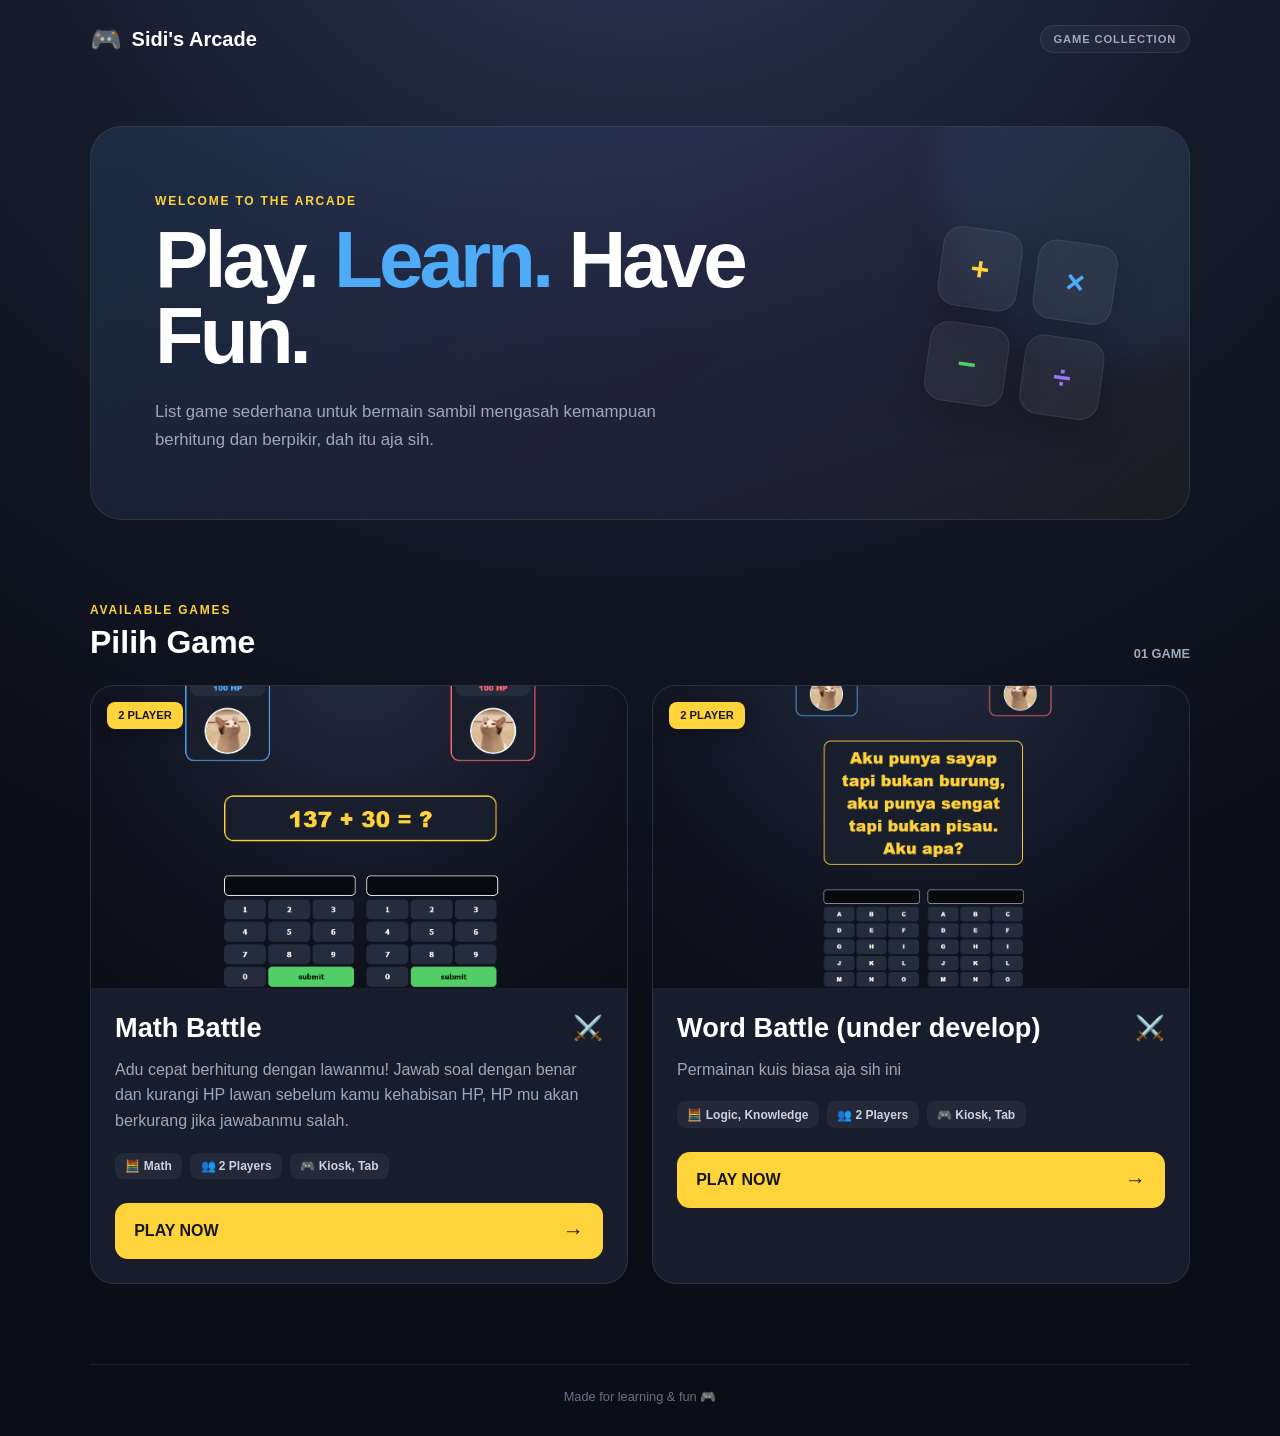
<file: index.html>
<!DOCTYPE html>
<html lang="en">
<head>
    <meta charset="UTF-8">
    <meta name="viewport" content="width=device-width, initial-scale=1.0">
    <title>Game Collection</title>
    <link rel="stylesheet" href="./style.css">
</head>
<body>
    <header class="header">
        <div class="logo">
            <span class="logo-icon">🎮</span>
            <span>Sidi's Arcade</span>
        </div>
        <span class="header-badge">GAME COLLECTION</span>
    </header>
    <main>
        <section class="hero">
            <div class="hero-content">
                <span class="hero-label">WELCOME TO THE ARCADE</span>

                <h1>
                    Play.
                    <span>Learn.</span>
                    Have Fun.
                </h1>

                <p>
                    List game sederhana untuk bermain sambil
                    mengasah kemampuan berhitung dan berpikir, dah itu aja sih.
                </p>
            </div>

            <div class="hero-decoration">
                <span>+</span>
                <span>×</span>
                <span>−</span>
                <span>÷</span>
            </div>
        </section>


        <section class="games">

            <div class="section-heading">
                <div>
                    <span class="section-label">AVAILABLE GAMES</span>
                    <h2>Pilih Game</h2>
                </div>

                <span class="game-count">01 GAME</span>
            </div>


            <div class="game-grid">

                <article class="game-card">

                    <div class="game-image">
                        <img
                            src="img/math-battle.png"
                            alt="Math Battle"
                        >

                        <span class="game-badge">
                            2 PLAYER
                        </span>
                    </div>


                    <div class="game-content">

                        <div class="game-title">
                            <h3>Math Battle</h3>
                            <span>⚔️</span>
                        </div>

                        <p>
                            Adu cepat berhitung dengan lawanmu!
                            Jawab soal dengan benar dan kurangi HP
                            lawan sebelum kamu kehabisan HP,
                            HP mu akan berkurang jika jawabanmu salah.
                        </p>


                        <div class="game-info">
                            <span>🧮 Math</span>
                            <span>👥 2 Players</span>
                            <span>🎮 Kiosk, Tab</span>
                        </div>


                        <a
                            href="https://zams-putra.github.io/games-collection/math-battle/"
                            class="play-button"
                        >
                            <span>PLAY NOW</span>
                            <span class="arrow">→</span>
                        </a>

                    </div>

                </article>
                <article class="game-card">

                    <div class="game-image">
                        <img
                            src="img/word-battle.png"
                            alt="Word Battle"
                        >

                        <span class="game-badge">
                            2 PLAYER
                        </span>
                    </div>


                    <div class="game-content">

                        <div class="game-title">
                            <h3>Word Battle (under develop)</h3>
                            <span>⚔️</span>
                        </div>

                        <p>
                            Permainan kuis biasa aja sih ini
                        </p>


                        <div class="game-info">
                            <span>🧮 Logic, Knowledge</span>
                            <span>👥 2 Players</span>
                            <span>🎮 Kiosk, Tab</span>
                        </div>


                        <a
                            href="https://zams-putra.github.io/games-collection/word-battle/"
                            class="play-button"
                        >
                            <span>PLAY NOW</span>
                            <span class="arrow">→</span>
                        </a>

                    </div>

                </article>

            </div>

        </section>

    </main>


    <footer>
        <p>Made for learning & fun 🎮</p>
    </footer>


    <script src="./index.js"></script>

</body>
</html>
</file>
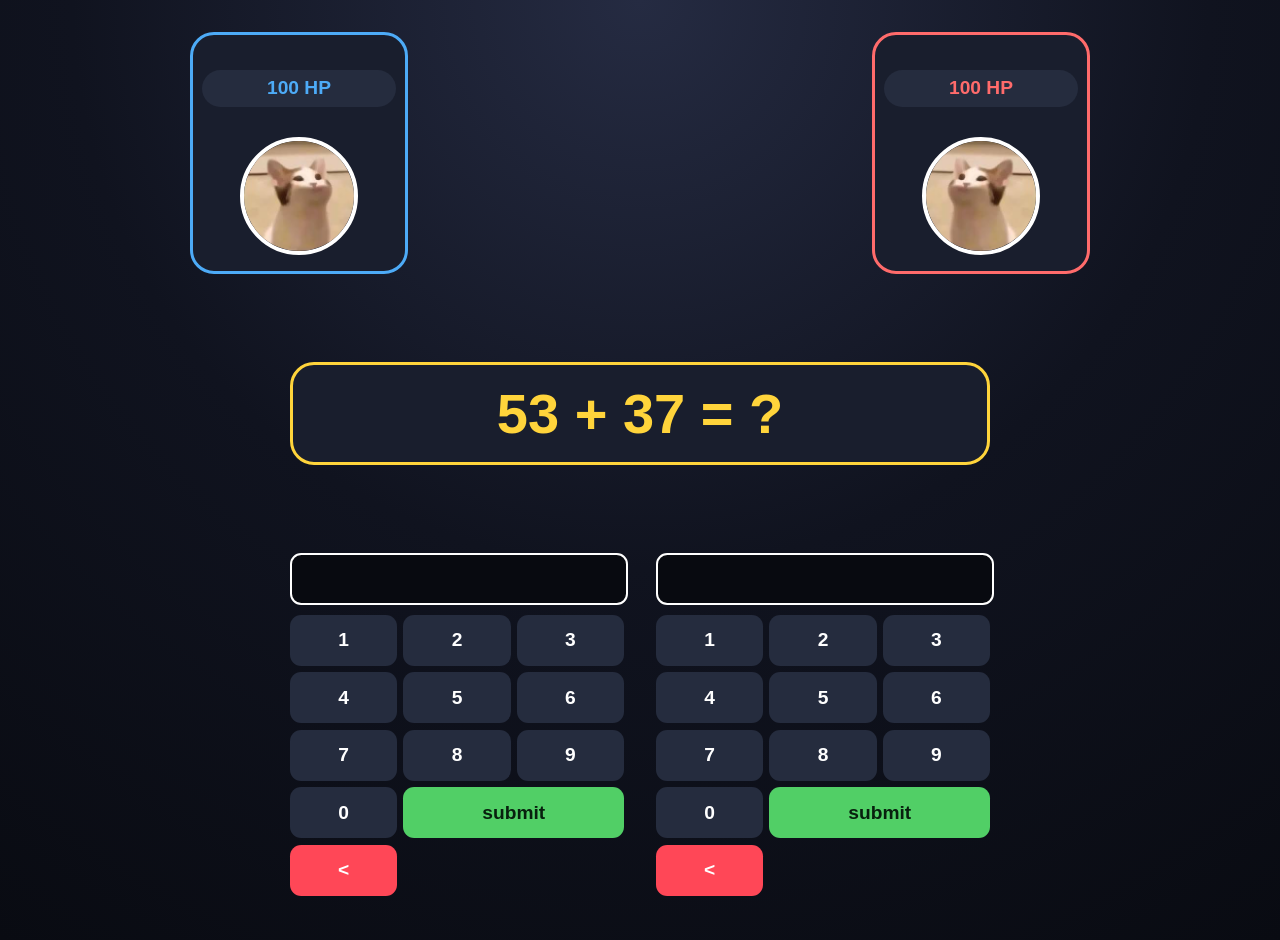
<file: math-battle/index.html>
<!DOCTYPE html>
<html lang="en">
<head>
    <meta charset="UTF-8">
    <meta name="viewport" content="width=device-width, initial-scale=1.0">
    <title>Math Battle</title>
    <link rel="stylesheet" href="./style.css">
</head>
<body>
    <section class="arena">
        <div class="char char-1">
            <p class="hp hp-1"></p>
            <img class="kucing1" src="img/car0.jpg" alt="car1">
        </div>

        <div class="char char-2">
            <p class="hp hp-2"></p>
            <img  class="kucing2" src="img/car0.jpg" alt="car2">
        </div>
    </section>

    <section class="quiz-area">
        <p class="quiz">1 x 1 = ?</p>
    </section>

    <section class="numpad-area">
        <div class="pad">
            <div class="terminal terminal-1">
                
            </div>
            <div class="numpad numpad-1">
                <button value="1">1</button>
                <button value="2">2</button>
                <button value="3">3</button>
                <button value="4">4</button>
                <button value="5">5</button>
                <button value="6">6</button>
                <button value="7">7</button>
                <button value="8">8</button>
                <button value="9">9</button>
                <button value="0">0</button>
                <button value="submit">submit</button>
                <button value="del"><</button>
            </div>
        </div>
           
        <div class="pad">
            <div class="terminal terminal-2">
                
            </div>
            <div class="numpad numpad-2">
                <button value="1">1</button>
                <button value="2">2</button>
                <button value="3">3</button>
                <button value="4">4</button>
                <button value="5">5</button>
                <button value="6">6</button>
                <button value="7">7</button>
                <button value="8">8</button>
                <button value="9">9</button>
                <button value="0">0</button>
                <button value="submit">submit</button>
                <button value="del"><</button>
            </div>
        </div>
           

        


      
      
    </section>



<script src="./index.js"></script>
</body>
</html>
</file>
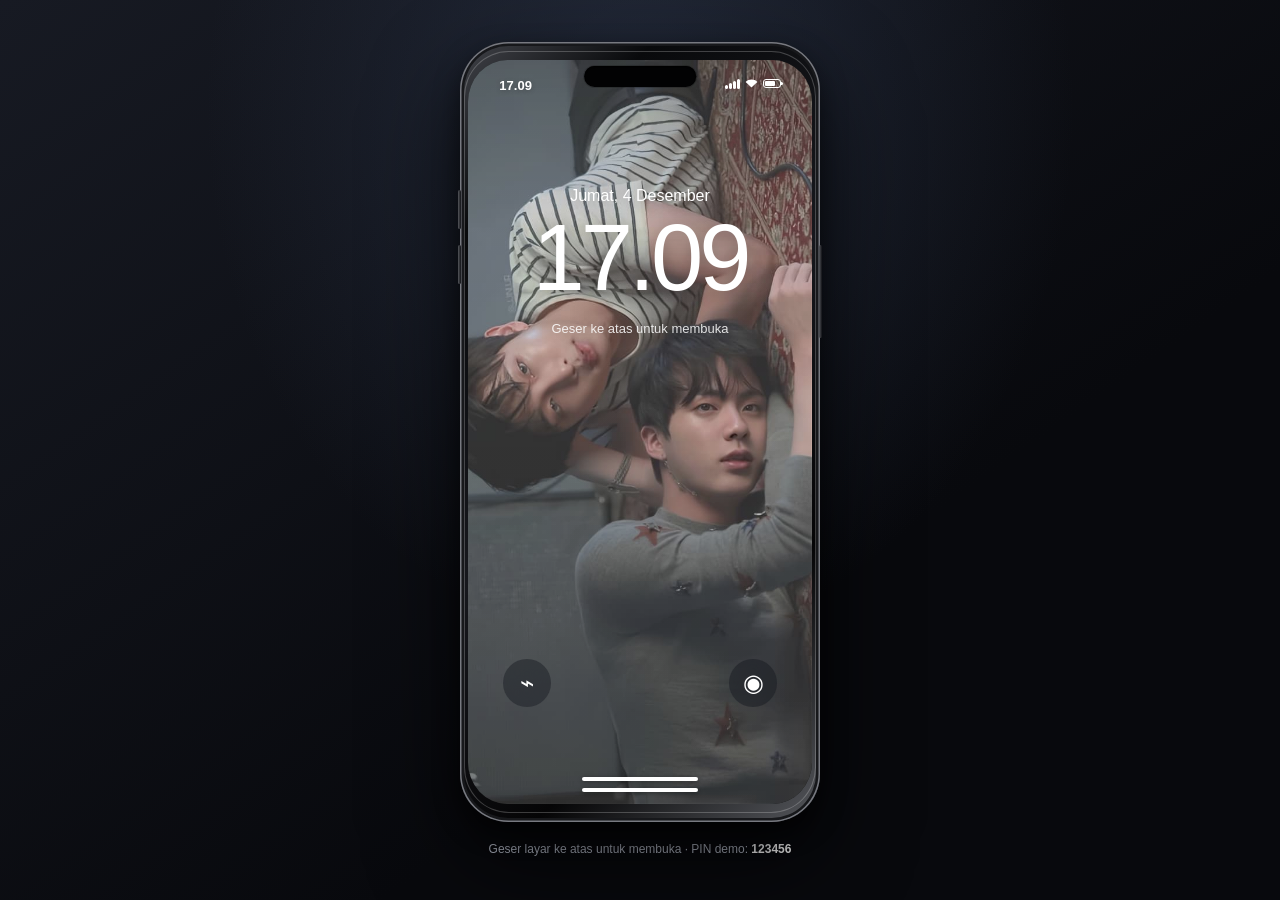
<file: simulasi-hp/index.html>
<!doctype html>
<html lang="id">
<head>
  <meta charset="UTF-8">
  <meta name="viewport" content="width=device-width, initial-scale=1, viewport-fit=cover">
  <meta name="theme-color" content="#050506">
  <title>iPhone Simulator</title>
  <link rel="stylesheet" href="./style.css">
</head>
<body>
  <main class="stage">
    <section class="phone" aria-label="Simulasi iPhone">
      <div class="screen" id="screen">
        <div class="wallpaper lock-wallpaper"></div>
        <div class="wallpaper home-wallpaper"></div>

        <div class="status-bar">
          <span id="statusTime">9:41</span>
          <div class="status-icons" aria-label="Status perangkat">
            <span class="signal"><i></i><i></i><i></i><i></i></span>
            <svg viewBox="0 0 20 14" aria-hidden="true">
              <path d="M1 4.5C6-0.2 14-0.2 19 4.5L10 13z" fill="currentColor"/>
            </svg>
            <span class="battery"><i></i></span>
          </div>
        </div>

        <!-- LOCK SCREEN -->
        <section class="lock-screen" id="lockScreen">
          <div class="lock-top">
            <div class="lock-date" id="lockDate">Selasa, 20 Oktober</div>
            <div class="lock-time" id="lockTime">9:41</div>
            <p class="lock-hint">Geser ke atas untuk membuka</p>
          </div>

          <div class="lock-bottom">
            <button class="round-action" id="flashlightBtn" aria-label="Senter">⌁</button>
            <button class="round-action" id="cameraBtn" aria-label="Kamera">◉</button>
          </div>

          <div class="swipe-area" id="swipeArea" aria-label="Geser ke atas untuk membuka kunci">
            <div class="swipe-line"></div>
          </div>
        </section>

        <!-- PIN SCREEN -->
        <section class="pin-screen hidden" id="pinScreen">
          <button class="pin-back" id="pinBack" aria-label="Kembali">‹</button>

          <div class="pin-content">
            <div class="pin-title">Masukkan Kode Sandi</div>
            <div class="pin-subtitle">Masukkan PIN untuk membuka iPhone</div>

            <div class="pin-dots" id="pinDots" aria-label="PIN yang dimasukkan">
              <span></span><span></span><span></span>
              <span></span><span></span><span></span>
            </div>

            <div class="pin-error" id="pinError" role="status"></div>

            <div class="keypad" id="keypad">
              <button data-key="1"><b>1</b></button>
              <button data-key="2"><b>2</b><small>ABC</small></button>
              <button data-key="3"><b>3</b><small>DEF</small></button>

              <button data-key="4"><b>4</b><small>GHI</small></button>
              <button data-key="5"><b>5</b><small>JKL</small></button>
              <button data-key="6"><b>6</b><small>MNO</small></button>

              <button data-key="7"><b>7</b><small>PQRS</small></button>
              <button data-key="8"><b>8</b><small>TUV</small></button>
              <button data-key="9"><b>9</b><small>WXYZ</small></button>

              <span class="keypad-empty"></span>
              <button data-key="0"><b>0</b></button>
              <button class="delete-key" data-key="delete" aria-label="Hapus angka">⌫</button>
            </div>
          </div>

          <div class="pin-footer">
            <button id="emergencyBtn">Darurat</button>
            <button id="cancelPinBtn">Batal</button>
          </div>
        </section>

        <!-- HOME SCREEN -->
        <section class="home-screen hidden" id="homeScreen">
          <div class="home-widgets">
            <div class="widget weather-widget">
              <div class="weather-icon">☀</div>
              <div>
                <strong>24°</strong>
                <span>Cerah</span>
              </div>
              <small>Lokasi Anda</small>
            </div>

            <div class="widget calendar-widget">
              <span class="calendar-day" id="calendarDay">SEL</span>
              <strong id="calendarDate">20</strong>
              <small>Kalender</small>
            </div>
          </div>

          <div class="app-grid">
            <button class="app-icon" data-app="FaceTime">
              <span class="app-art facetime">▰</span>
              <small>FaceTime</small>
            </button>

            <button class="app-icon" data-app="Kalender">
              <span class="app-art calendar">
                <b id="appCalendarDay">SEL</b>
                <strong id="appCalendarDate">20</strong>
              </span>
              <small>Kalender</small>
            </button>

            <button class="app-icon" data-app="Foto">
              <span class="app-art photos">
                <i></i><i></i><i></i><i></i><i></i><i></i>
              </span>
              <small>Foto</small>
            </button>

            <button class="app-icon" data-app="Kamera">
              <span class="app-art camera">◉</span>
              <small>Kamera</small>
            </button>

            <button class="app-icon" data-app="Mail">
              <span class="app-art mail">✉</span>
              <small>Mail</small>
            </button>

            <button class="app-icon" data-app="Jam">
              <span class="app-art clock"><i></i></span>
              <small>Jam</small>
            </button>

            <button class="app-icon" data-app="Pengaturan">
              <span class="app-art settings">⚙</span>
              <small>Pengaturan</small>
            </button>

            <button class="app-icon" data-app="Catatan">
              <span class="app-art notes">▤</span>
              <small>Catatan</small>
            </button>
          </div>

          <div class="search-pill"><span>⌕</span> Cari</div>

          <div class="dock">
            <button class="app-icon" data-app="Telepon">
              <span class="app-art phone-app">☎</span>
              <small>Telepon</small>
            </button>

            <button class="app-icon" data-app="Safari">
              <span class="app-art safari">◉</span>
              <small>Safari</small>
            </button>

            <button class="app-icon" data-app="Pesan">
              <span class="app-art messages">●</span>
              <small>Pesan</small>
            </button>

            <button class="app-icon" data-app="Musik">
              <span class="app-art music">♫</span>
              <small>Musik</small>
            </button>
          </div>
        </section>

        <!-- APP MODAL -->
        <section class="app-modal hidden" id="appModal">
          <div class="app-modal-top">
            <button id="closeApp" aria-label="Kembali ke home">‹</button>
            <span id="appModalTitle">Aplikasi</span>
            <span></span>
          </div>

          <div class="app-modal-body" id="appModalBody"></div>

          <!-- PHOTO VIEWER -->
          <div class="photo-viewer hidden" id="photoViewer" aria-label="Penampil foto">
            <div class="viewer-topbar">
              <button id="viewerBack" aria-label="Kembali ke galeri">‹</button>
              <span id="viewerCount">1 dari 33</span>
              <button id="viewerClose" aria-label="Tutup foto">×</button>
            </div>

            <div class="viewer-image-wrap" id="viewerImageWrap">
              <img id="viewerImage" src="./img/1.jpeg" alt="Foto galeri">
            </div>

            <div class="viewer-bottom">
              <button id="viewerPrev" aria-label="Foto sebelumnya">‹</button>
              <span id="viewerFilename">1.jpeg</span>
              <button id="viewerNext" aria-label="Foto berikutnya">›</button>
            </div>
          </div>
        </section>

        <div class="home-indicator" id="homeIndicator" aria-label="Kembali ke layar kunci"></div>
      </div>

      <div class="dynamic-island" aria-hidden="true"></div>
      <div class="side-button side-button-right" aria-hidden="true"></div>
      <div class="side-button side-button-left side-button-top" aria-hidden="true"></div>
      <div class="side-button side-button-left side-button-bottom" aria-hidden="true"></div>
    </section>

    <p class="instruction">
      Geser layar ke atas untuk membuka · PIN demo: <strong>123456</strong>
    </p>
  </main>

  <script src="./script.js"></script>
</body>
</html>
</file>
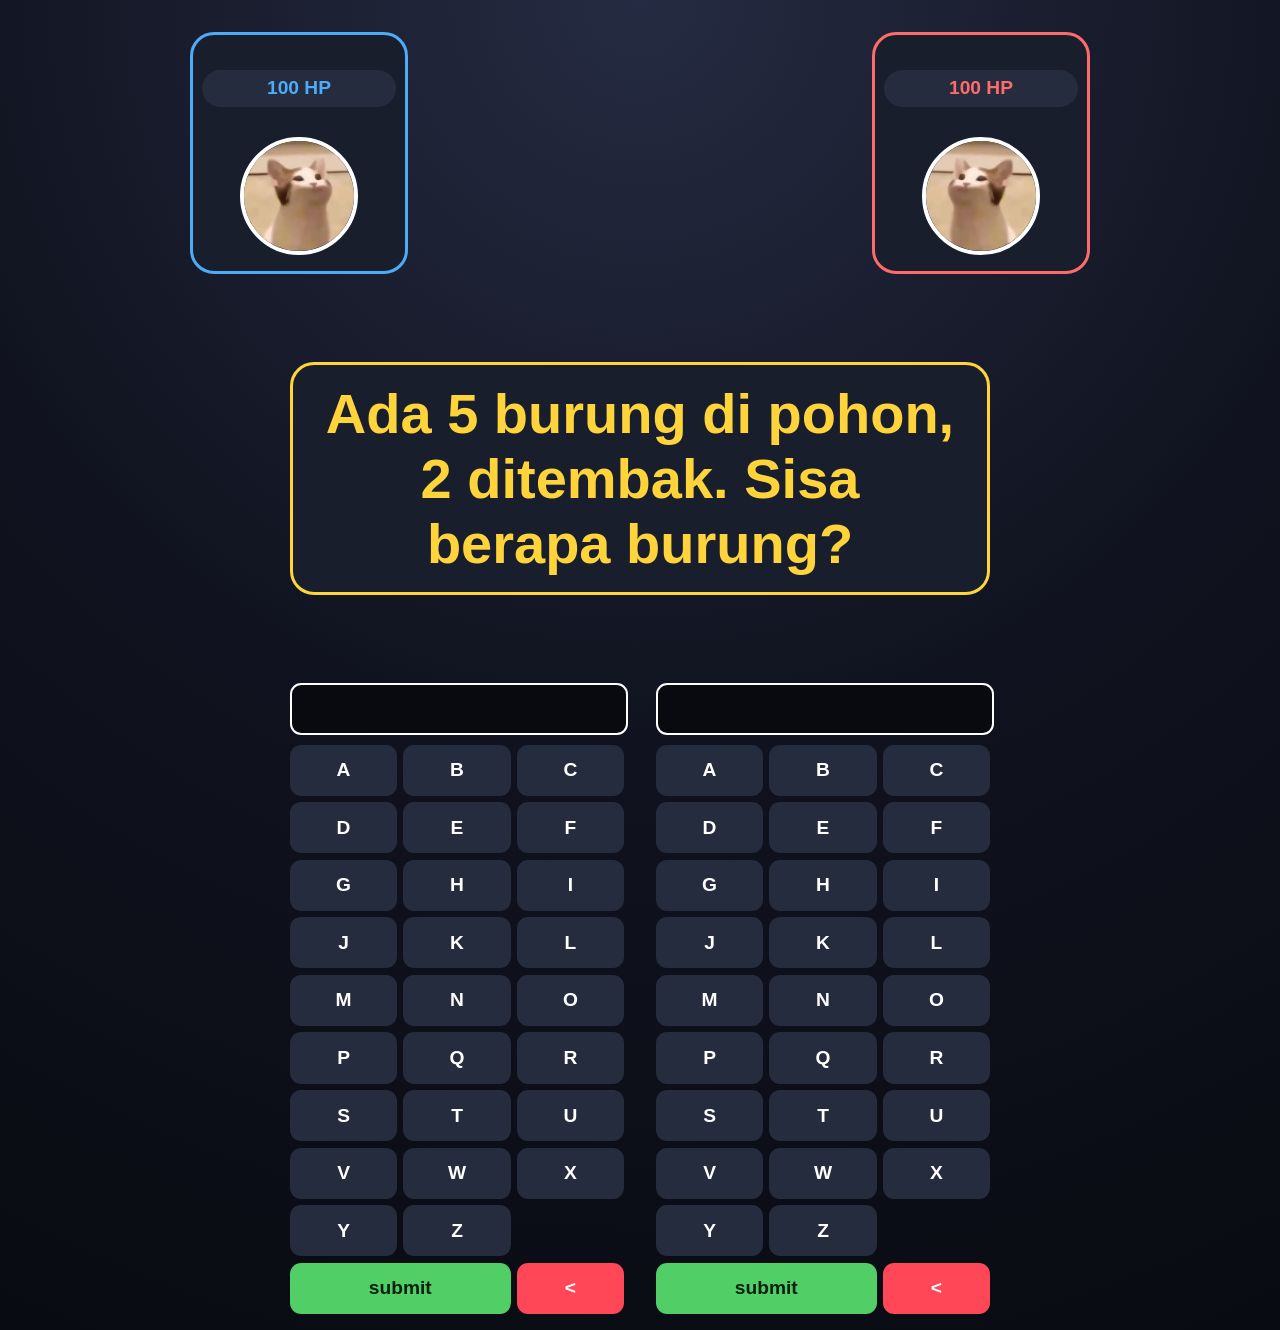
<file: word-battle/index.html>
<!DOCTYPE html>
<html lang="en">
<head>
    <meta charset="UTF-8">
    <meta name="viewport" content="width=device-width, initial-scale=1.0">
    <title>Word Battle</title>
    <link rel="stylesheet" href="./style.css">
</head>
<body>
    <section class="arena">
        <div class="char char-1">
            <p class="hp hp-1"></p>
            <img class="kucing1" src="img/car0.jpg" alt="car1">
        </div>

        <div class="char char-2">
            <p class="hp hp-2"></p>
            <img  class="kucing2" src="img/car0.jpg" alt="car2">
        </div>
    </section>

    <section class="quiz-area">
        <p class="quiz">default</p>
    </section>

    <section class="keypad-area">
        <div class="pad">
            <div class="terminal terminal-1">
                
            </div>
            <div class="keypad keypad-1">
                <button value="a">A</button>
                <button value="b">B</button>
                <button value="c">C</button>
                <button value="d">D</button>
                <button value="e">E</button>
                <button value="f">F</button>
                <button value="g">G</button>
                <button value="h">H</button>
                <button value="i">I</button>
                <button value="j">J</button>
                <button value="k">K</button>
                <button value="l">L</button>
                <button value="m">M</button>
                <button value="n">N</button>
                <button value="o">O</button>
                <button value="p">P</button>
                <button value="q">Q</button>
                <button value="r">R</button>
                <button value="s">S</button>
                <button value="t">T</button>
                <button value="u">U</button>
                <button value="v">V</button>
                <button value="w">W</button>
                <button value="x">X</button>
                <button value="y">Y</button>
                <button value="z">Z</button>
                <button value="submit">submit</button>
                <button value="del"><</button>
            </div>
        </div>
           
        <div class="pad">
            <div class="terminal terminal-2">
                
            </div>
            <div class="keypad keypad-2">
                <button value="a">A</button>
                <button value="b">B</button>
                <button value="c">C</button>
                <button value="d">D</button>
                <button value="e">E</button>
                <button value="f">F</button>
                <button value="g">G</button>
                <button value="h">H</button>
                <button value="i">I</button>
                <button value="j">J</button>
                <button value="k">K</button>
                <button value="l">L</button>
                <button value="m">M</button>
                <button value="n">N</button>
                <button value="o">O</button>
                <button value="p">P</button>
                <button value="q">Q</button>
                <button value="r">R</button>
                <button value="s">S</button>
                <button value="t">T</button>
                <button value="u">U</button>
                <button value="v">V</button>
                <button value="w">W</button>
                <button value="x">X</button>
                <button value="y">Y</button>
                <button value="z">Z</button>
                <button value="submit">submit</button>
                <button value="del"><</button>
            </div>
        </div>
           

        


      
      
    </section>
    
    <div class="explanation-popup">
        <p class="popup-text"></p>
    </div>


<script src="./index.js"></script>
</body>
</html>
</file>
<file: style.css>
* {
    box-sizing: border-box;
    margin: 0;
    padding: 0;
}

:root {
    --bg: #0b0e17;
    --bg-secondary: #121827;

    --card: #171d2d;
    --card-hover: #1c2438;

    --text: #ffffff;
    --muted: #9da7bd;

    --yellow: #ffd43b;
    --blue: #4dabf7;
    --green: #51cf66;
    --purple: #9775fa;

    --border: rgba(255, 255, 255, 0.08);
}

html {
    scroll-behavior: smooth;
}

body {
    min-height: 100vh;

    background:
        radial-gradient(
            circle at 50% -20%,
            #303b5f 0%,
            #171c2c 35%,
            var(--bg) 70%
        );

    color: var(--text);

    font-family:
        Arial,
        Helvetica,
        sans-serif;
}


/* HEADER */

.header {
    width: min(1100px, calc(100% - 3rem));

    margin: 0 auto;

    padding: 1.5rem 0;

    display: flex;
    justify-content: space-between;
    align-items: center;
}

.logo {
    display: flex;
    align-items: center;
    gap: 0.6rem;

    font-size: 1.25rem;
    font-weight: 900;
}

.logo-icon {
    font-size: 1.6rem;
}

.header-badge {
    padding: 0.45rem 0.8rem;

    border: 1px solid var(--border);
    border-radius: 999px;

    background: rgba(255, 255, 255, 0.04);

    color: var(--muted);

    font-size: 0.7rem;
    font-weight: 800;
    letter-spacing: 0.08em;
}


/* HERO */

.hero {
    position: relative;

    width: min(1100px, calc(100% - 3rem));

    min-height: 330px;

    margin: 3rem auto 5rem;

    padding: 4rem;

    display: flex;
    align-items: center;

    overflow: hidden;

    border: 1px solid var(--border);
    border-radius: 2rem;

    background:
        linear-gradient(
            135deg,
            rgba(77, 171, 247, 0.12),
            rgba(151, 117, 250, 0.08),
            rgba(255, 212, 59, 0.04)
        );
}

.hero::before {
    content: "";

    position: absolute;

    width: 350px;
    height: 350px;

    right: -100px;
    top: -120px;

    border-radius: 50%;

    background: var(--blue);

    opacity: 0.08;

    filter: blur(20px);
}

.hero-content {
    position: relative;

    max-width: 650px;

    z-index: 2;
}

.hero-label,
.section-label {
    color: var(--yellow);

    font-size: 0.75rem;
    font-weight: 900;

    letter-spacing: 0.15em;
}

.hero h1 {
    margin-top: 0.8rem;

    font-size: clamp(2.5rem, 7vw, 5rem);

    line-height: 0.95;

    font-weight: 900;

    letter-spacing: -0.05em;
}

.hero h1 span {
    color: var(--blue);
}

.hero p {
    max-width: 550px;

    margin-top: 1.5rem;

    color: var(--muted);

    font-size: 1.05rem;
    line-height: 1.7;
}


/* MATH DECORATION */

.hero-decoration {
    position: absolute;

    right: 5rem;

    display: grid;
    grid-template-columns: repeat(2, 80px);

    gap: 1rem;

    transform: rotate(8deg);
}

.hero-decoration span {
    width: 80px;
    height: 80px;

    display: flex;
    justify-content: center;
    align-items: center;

    border-radius: 1.2rem;

    background: rgba(255, 255, 255, 0.05);

    border: 1px solid rgba(255, 255, 255, 0.08);

    color: var(--yellow);

    font-size: 2rem;
    font-weight: 900;

    box-shadow:
        0 15px 40px rgba(0, 0, 0, 0.2);
}

.hero-decoration span:nth-child(2) {
    color: var(--blue);
}

.hero-decoration span:nth-child(3) {
    color: var(--green);
}

.hero-decoration span:nth-child(4) {
    color: var(--purple);
}


/* GAMES */

.games {
    width: min(1100px, calc(100% - 3rem));

    margin: 0 auto;
}

.section-heading {
    display: flex;

    justify-content: space-between;
    align-items: end;

    margin-bottom: 1.5rem;
}

.section-heading h2 {
    margin-top: 0.4rem;

    font-size: 2rem;
    font-weight: 900;
}

.game-count {
    color: var(--muted);

    font-size: 0.8rem;
    font-weight: 800;
}


/* GAME GRID */

.game-grid {
    display: grid;

    grid-template-columns:
        repeat(auto-fit, minmax(300px, 1fr));

    gap: 1.5rem;
}


/* GAME CARD */

.game-card {
    overflow: hidden;

    border: 1px solid var(--border);
    border-radius: 1.5rem;

    background: var(--card);

    transition:
        transform 0.25s ease,
        border-color 0.25s ease,
        box-shadow 0.25s ease;
}

.game-card:hover {
    transform: translateY(-8px);

    border-color: rgba(255, 255, 255, 0.18);

    background: var(--card-hover);

    box-shadow:
        0 25px 60px rgba(0, 0, 0, 0.35);
}


/* IMAGE */

.game-image {
    position: relative;

    overflow: hidden;

    aspect-ratio: 16 / 9;

    background: #080b12;
}

.game-image img {
    width: 100%;
    height: 100%;

    display: block;

    object-fit: cover;

    transition:
        transform 0.4s ease;
}

.game-card:hover .game-image img {
    transform: scale(1.05);
}


.game-badge {
    position: absolute;

    top: 1rem;
    left: 1rem;

    padding: 0.45rem 0.7rem;

    border-radius: 0.5rem;

    background: var(--yellow);

    color: #171717;

    font-size: 0.7rem;
    font-weight: 900;

    box-shadow:
        0 5px 15px rgba(0, 0, 0, 0.25);
}


/* CONTENT */

.game-content {
    padding: 1.5rem;
}

.game-title {
    display: flex;

    justify-content: space-between;
    align-items: center;
}

.game-title h3 {
    font-size: 1.7rem;

    font-weight: 900;
}

.game-title span {
    font-size: 1.5rem;
}

.game-content p {
    margin-top: 0.8rem;

    color: var(--muted);

    line-height: 1.6;
}


/* GAME INFO */

.game-info {
    display: flex;

    flex-wrap: wrap;

    gap: 0.5rem;

    margin-top: 1.2rem;
}

.game-info span {
    padding: 0.4rem 0.65rem;

    border-radius: 0.5rem;

    background: rgba(255, 255, 255, 0.05);

    color: #cbd2e2;

    font-size: 0.75rem;
    font-weight: 700;
}


/* PLAY BUTTON */

.play-button {
    position: relative;

    margin-top: 1.5rem;

    width: 100%;

    display: flex;

    justify-content: space-between;
    align-items: center;

    padding: 1rem 1.2rem;

    border-radius: 0.8rem;

    background: var(--yellow);

    color: #171717;

    text-decoration: none;

    font-weight: 900;

    overflow: hidden;

    transition:
        transform 0.15s ease,
        background 0.15s ease;
}

.play-button:hover {
    background: #ffe066;

    transform: scale(1.02);
}

.play-button:active {
    transform: scale(0.97);
}

.arrow {
    font-size: 1.3rem;

    transition:
        transform 0.2s ease;
}

.play-button:hover .arrow {
    transform: translateX(5px);
}


.explanation-popup {
    position: fixed;
    top: 0;
    left: 0;
    width: 100%;
    height: 100%;
    background: rgba(0, 0, 0, 0.6);
    display: flex;
    justify-content: center;
    align-items: center;
    opacity: 0;
    visibility: hidden;
    transition: opacity 0.3s ease;
    z-index: 999;
    pointer-events: none;
}

.explanation-popup.show {
    opacity: 1;
    visibility: visible;
}

.popup-text {
    background: #fff;
    padding: 24px 32px;
    border-radius: 16px;
    font-size: 1.4rem;
    font-weight: bold;
    max-width: 80%;
    text-align: center;
    box-shadow: 0 8px 24px rgba(0, 0, 0, 0.3);
}


/* FOOTER */

footer {
    width: min(1100px, calc(100% - 3rem));

    margin: 5rem auto 2rem;

    padding-top: 1.5rem;

    border-top: 1px solid var(--border);

    text-align: center;

    color: #687188;

    font-size: 0.8rem;
}


/* TABLET */

@media (max-width: 800px) {

    .hero {
        min-height: 300px;

        padding: 3rem;
    }

    .hero-decoration {
        right: 2rem;

        opacity: 0.4;

        transform:
            rotate(8deg)
            scale(0.8);
    }

}


/* MOBILE */

@media (max-width: 600px) {

    .header {
        width: min(100% - 2rem, 600px);
    }

    .header-badge {
        display: none;
    }

    .hero {
        width: min(100% - 2rem, 600px);

        min-height: 350px;

        margin-top: 1.5rem;

        margin-bottom: 3rem;

        padding: 2rem;

        border-radius: 1.5rem;
    }

    .hero-decoration {
        right: -20px;
        bottom: -20px;

        opacity: 0.2;

        transform: rotate(8deg) scale(0.7);
    }

    .hero h1 {
        font-size: 3rem;
    }

    .hero p {
        font-size: 0.95rem;
    }

    .games {
        width: min(100% - 2rem, 600px);
    }

    .section-heading h2 {
        font-size: 1.6rem;
    }

    .game-grid {
        grid-template-columns: 1fr;
    }

    .game-content {
        padding: 1.2rem;
    }

    footer {
        width: min(100% - 2rem, 600px);

        margin-top: 3rem;
    }

}


/* TOUCH DEVICE */

@media (pointer: coarse) {

    .play-button {
        min-height: 58px;

        font-size: 1rem;
    }

    .game-info span {
        padding: 0.55rem 0.7rem;
    }

}
</file>
<file: math-battle/style.css>
```css
* {
    box-sizing: border-box;
    margin: 0;
    padding: 0;
}

:root {
    --bg: #10131f;
    --panel: #191e2d;
    --panel-light: #252c3e;
    --text: #fff;
    --p1: #4dabf7;
    --p2: #ff6b6b;
    --success: #51cf66;
    --danger: #ff4757;
    --yellow: #ffd43b;
}

body {
    min-height: 100vh;

    background:
        radial-gradient(
            circle at top,
            #252b42 0%,
            #10131f 50%,
            #090b12 100%
        );

    color: var(--text);

    font-family: Arial, Helvetica, sans-serif;
}

/* =========================
   ARENA
========================= */

.arena {
    width: min(100% - 2rem, 900px);

    margin: 2rem auto 0;

    display: flex;
    justify-content: space-between;
    align-items: center;

    gap: 2rem;
}

.char {
    width: 180px;

    padding: 1rem;

    display: flex;
    flex-direction: column;
    align-items: center;

    gap: 0.7rem;

    background: var(--panel);

    border-radius: 1.5rem;
}

.char-1 {
    border: 3px solid var(--p1);
}

.char-2 {
    border: 3px solid var(--p2);
}

.char img {
    width: 110px;
    height: 110px;

    object-fit: cover;

    border-radius: 50%;
    border: 4px solid white;
}

.char-2 img {
    transform: scaleX(-1);
}

.hp {
    width: 100%;

    padding: 0.45rem;

    text-align: center;

    border-radius: 999px;

    background: var(--panel-light);

    font-size: 1.2rem;
    font-weight: 900;
}

.hp-1 {
    color: var(--p1);
}

.hp-2 {
    color: var(--p2);
}

/* =========================
   QUIZ
========================= */

.quiz-area {
    width: min(100% - 2rem, 700px);

    margin: 2rem auto;

    display: flex;
    justify-content: center;
}

.quiz {
    width: 100%;

    padding: 1rem 2rem;

    text-align: center;

    font-size: clamp(2rem, 5vw, 3.5rem);
    font-weight: 900;

    color: var(--yellow);

    background: var(--panel);

    border: 3px solid var(--yellow);

    border-radius: 1.5rem;
}

/* =========================
   NUMPAD
========================= */

.numpad-area {
    width: min(100% - 2rem, 700px);

    margin: 0 auto;

    display: flex;
    justify-content: space-between;

    gap: 2rem;
}

.pad {
    width: 50%;

    display: flex;
    flex-direction: column;

    gap: 0.6rem;
}

.terminal {
    width: 100%;
    height: 3rem;

    display: flex;
    align-items: center;
    justify-content: center;

    background: #080a10;

    border: 2px solid white;
    border-radius: 0.7rem;

    font-size: 1.5rem;
    font-weight: 900;
}

.numpad {
    display: grid;

    grid-template-columns: repeat(3, 1fr);

    gap: 0.4rem;
}

button {
    min-height: 3.2rem;

    border: none;
    border-radius: 0.7rem;

    background: var(--panel-light);

    color: white;

    font-size: 1.2rem;
    font-weight: 900;

    cursor: pointer;

    transition:
        transform 0.08s ease,
        background 0.15s ease;
}

button:hover {
    background: #343d54;
}

button:active {
    transform: scale(0.94);
}

button[value="submit"] {
    grid-column: span 2;

    background: var(--success);
    color: #08200e;
}

button[value="del"] {
    background: var(--danger);
}

/* =========================
   TABLET
========================= */

@media (max-width: 700px) {

    .arena {
        width: min(100% - 1rem, 600px);

        margin-top: 1rem;

        gap: 1rem;
    }

    .char {
        width: 140px;

        padding: 0.7rem;

        border-radius: 1rem;
    }

    .char img {
        width: 80px;
        height: 80px;
    }

    .hp {
        font-size: 1rem;
    }

    .quiz-area {
        width: min(100% - 1rem, 600px);

        margin: 1.2rem auto;
    }

    .quiz {
        padding: 0.8rem;

        font-size: clamp(1.7rem, 8vw, 2.5rem);
    }

    .numpad-area {
        width: min(100% - 1rem, 600px);

        gap: 0.8rem;
    }

    button {
        min-height: 3rem;

        font-size: 1rem;
    }
}

/* =========================
   PHONE
========================= */

@media (max-width: 450px) {

    .arena {
        gap: 0.5rem;
    }

    .char {
        width: 125px;
    }

    .char img {
        width: 70px;
        height: 70px;
    }

    .quiz {
        font-size: 1.8rem;

        border-radius: 1rem;
    }

    .numpad-area {
        gap: 0.5rem;
    }

    .terminal {
        height: 2.5rem;

        font-size: 1.2rem;
    }

    button {
        min-height: 2.7rem;

        border-radius: 0.5rem;

        font-size: 1rem;
    }
}
```
</file>
<file: simulasi-hp/style.css>
* {
  box-sizing: border-box;
}

:root {
  color-scheme: dark;
  --text: #fff;
}

html,
body {
  width: 100%;
  min-height: 100%;
  margin: 0;
}

body {
  min-height: 100svh;
  font-family: -apple-system, BlinkMacSystemFont, "SF Pro Display", "Segoe UI", sans-serif;
  color: var(--text);
  background:
    radial-gradient(ellipse at 50% 12%, rgba(58, 72, 100, .42), transparent 48%),
    linear-gradient(145deg, #171a23, #08090d 65%);
}

button {
  color: inherit;
  font: inherit;
  cursor: pointer;
  -webkit-tap-highlight-color: transparent;
}

.stage {
  min-height: 100svh;
  display: flex;
  flex-direction: column;
  align-items: center;
  justify-content: center;
  gap: 18px;
  padding: 22px 12px;
  overflow: hidden;
}

/* PHONE FRAME */

.phone {
  position: relative;
  width: min(360px, 42vh, 82vw);
  aspect-ratio: 9 / 19.5;
  flex: 0 0 auto;
  border-radius: 13.4% / 6.2%;
  padding: 0;
  background: linear-gradient(
    135deg,
    #42444a,
    #090a0c 17%,
    #17181d 48%,
    #050506 75%,
    #55575c
  );
  box-shadow:
    0 38px 90px rgba(0, 0, 0, .68),
    0 10px 24px rgba(0, 0, 0, .5),
    inset 0 0 0 1.5px #777980,
    inset 0 0 0 4px #17181b;
}

.phone::before {
  content: "";
  position: absolute;
  inset: 1.1%;
  z-index: 1;
  border-radius: 12.7% / 6%;
  border: 1px solid rgba(255, 255, 255, .22);
  pointer-events: none;
}

.screen {
  position: absolute;
  inset: 2.35%;
  z-index: 2;
  overflow: hidden;
  border-radius: 11.5% / 5.65%;
  background: #111;
  isolation: isolate;
  touch-action: pan-y;
}

/* WALLPAPERS */

.wallpaper {
  position: absolute;
  inset: 0;
  background-size: cover;
  background-position: center;
  background-repeat: no-repeat;
  transition: opacity .28s ease;
}

.lock-wallpaper {
  opacity: 1;
  background-image:
    linear-gradient(180deg, rgba(0, 0, 0, .08), rgba(0, 0, 0, .16)),
    url("./img/kunci.jpg");
}

.home-wallpaper {
  opacity: 0;
  background-image:
    linear-gradient(180deg, rgba(0, 0, 0, .04), rgba(0, 0, 0, .1)),
    url("./img/utama.jpg");
}

.screen.home-active .lock-wallpaper {
  opacity: 0;
}

.screen.home-active .home-wallpaper {
  opacity: 1;
}

.screen::after {
  content: "";
  position: absolute;
  inset: 0;
  z-index: 1;
  pointer-events: none;
  background: linear-gradient(
    180deg,
    rgba(0, 0, 0, .13),
    transparent 24%,
    rgba(0, 0, 0, .08)
  );
}

/* IPHONE DETAILS */

.dynamic-island {
  position: absolute;
  z-index: 30;
  top: 3.1%;
  left: 50%;
  width: 31%;
  height: 2.7%;
  transform: translateX(-50%);
  background: #020203;
  border-radius: 999px;
  box-shadow:
    inset 0 1px 1px #000,
    0 0 0 1px rgba(0, 0, 0, .18);
  pointer-events: none;
}

.side-button {
  position: absolute;
  z-index: 0;
  width: 3px;
  background: linear-gradient(90deg, #55575c, #111216);
  border-radius: 2px;
}

.side-button-right {
  right: -2px;
  top: 26%;
  height: 12%;
}

.side-button-left {
  left: -2px;
  height: 5%;
}

.side-button-top {
  top: 19%;
}

.side-button-bottom {
  top: 26%;
}

/* STATUS BAR */

.status-bar {
  position: absolute;
  z-index: 8;
  top: 0;
  left: 0;
  right: 0;
  height: 7.5%;
  padding: 5.2% 9% 0;
  display: flex;
  align-items: flex-start;
  justify-content: space-between;
  font-size: clamp(10px, 3.1vw, 13px);
  font-weight: 700;
  text-shadow: 0 1px 4px #3336;
}

.status-icons {
  display: flex;
  align-items: center;
  gap: 5px;
}

.status-icons svg {
  width: 13px;
  height: 11px;
}

.signal {
  display: flex;
  align-items: end;
  gap: 1.5px;
  height: 11px;
}

.signal i {
  display: block;
  width: 2.5px;
  border-radius: 2px;
  background: currentColor;
}

.signal i:nth-child(1) { height: 4px; }
.signal i:nth-child(2) { height: 6px; }
.signal i:nth-child(3) { height: 8px; }
.signal i:nth-child(4) { height: 10px; }

.battery {
  width: 18px;
  height: 9px;
  border: 1.3px solid currentColor;
  border-radius: 3px;
  padding: 1px;
  position: relative;
}

.battery::after {
  content: "";
  position: absolute;
  right: -3px;
  top: 2px;
  height: 3px;
  width: 2px;
  background: currentColor;
  border-radius: 0 2px 2px 0;
}

.battery i {
  display: block;
  width: 72%;
  height: 100%;
  background: currentColor;
  border-radius: 1px;
}

/* SCREEN LAYOUT */

.lock-screen,
.pin-screen,
.home-screen,
.app-modal {
  position: absolute;
  inset: 0;
  z-index: 4;
}

.hidden {
  display: none !important;
}

/* LOCK SCREEN */

.lock-top {
  position: absolute;
  top: 17%;
  width: 100%;
  text-align: center;
  text-shadow: 0 2px 18px #0005;
}

.lock-date {
  font-size: clamp(12px, 3.5vw, 16px);
  font-weight: 500;
}

.lock-time {
  font-size: clamp(66px, 21vw, 94px);
  line-height: 1.05;
  font-weight: 200;
  letter-spacing: -4px;
  margin-top: 4px;
}

.lock-hint {
  font-size: clamp(10px, 3vw, 13px);
  margin-top: 14px;
  color: #ffffffd9;
}

.lock-bottom {
  position: absolute;
  left: 10%;
  right: 10%;
  bottom: 13%;
  display: flex;
  justify-content: space-between;
}

.round-action {
  border: 0;
  width: clamp(38px, 11vw, 48px);
  aspect-ratio: 1;
  border-radius: 50%;
  background: rgba(15, 17, 25, .38);
  backdrop-filter: blur(15px);
  font-size: 24px;
  display: grid;
  place-items: center;
}

.swipe-area {
  position: absolute;
  bottom: 1%;
  left: 0;
  right: 0;
  height: 9%;
  display: flex;
  align-items: end;
  justify-content: center;
  padding-bottom: 4.5%;
  cursor: grab;
  touch-action: none;
}

.swipe-line,
.home-indicator {
  width: 34%;
  height: 4px;
  border-radius: 10px;
  background: white;
  box-shadow: 0 1px 5px #0005;
}

.home-indicator {
  position: absolute;
  z-index: 12;
  bottom: 1.6%;
  left: 33%;
  width: 34%;
  height: 4px;
  cursor: pointer;
}

/* PIN SCREEN */

.pin-screen {
  background: rgba(26, 28, 39, .34);
  backdrop-filter: blur(28px);
}

.pin-back {
  position: absolute;
  top: 8%;
  left: 7%;
  border: 0;
  background: transparent;
  font-size: 34px;
  font-weight: 200;
}

.pin-content {
  position: absolute;
  top: 15%;
  left: 7%;
  right: 7%;
  text-align: center;
}

.pin-title {
  font-size: clamp(17px, 5vw, 22px);
  font-weight: 600;
}

.pin-subtitle {
  font-size: clamp(11px, 3.1vw, 13px);
  margin-top: 8px;
  color: #ffffffbf;
}

.pin-dots {
  display: flex;
  justify-content: center;
  gap: clamp(13px, 4vw, 19px);
  margin: 26px 0 8px;
}

.pin-dots span {
  width: 9px;
  height: 9px;
  border: 1.5px solid #fff;
  border-radius: 50%;
}

.pin-dots span.filled {
  background: #fff;
}

.pin-error {
  min-height: 18px;
  font-size: 11px;
  color: #ffd2d2;
}

.keypad {
  width: min(100%, 250px);
  margin: 8px auto 0;
  display: grid;
  grid-template-columns: repeat(3, 1fr);
  gap: 8px 12px;
}

.keypad button {
  justify-self: center;
  width: clamp(51px, 15vw, 64px);
  aspect-ratio: 1;
  border: 0;
  border-radius: 50%;
  background: rgba(255, 255, 255, .18);
  display: flex;
  flex-direction: column;
  align-items: center;
  justify-content: center;
  transition: background .12s, transform .12s;
}

.keypad button:active {
  background: rgba(255, 255, 255, .38);
  transform: scale(.94);
}

.keypad b {
  font-size: clamp(22px, 6vw, 28px);
  font-weight: 400;
  line-height: 1;
}

.keypad small {
  font-size: 7px;
  letter-spacing: 1px;
  margin-top: 3px;
}

.keypad .delete-key {
  background: transparent;
  font-size: 22px;
}

.keypad-empty {
  width: 1px;
}

.pin-footer {
  position: absolute;
  bottom: 6%;
  left: 8%;
  right: 8%;
  display: flex;
  justify-content: space-between;
}

.pin-footer button {
  border: 0;
  background: transparent;
  font-size: 13px;
}

/* HOME SCREEN */

.home-screen {
  padding: 15% 7% 8%;
  display: flex;
  flex-direction: column;
}

.home-widgets {
  display: grid;
  grid-template-columns: 1.25fr 1fr;
  gap: 8px;
}

.widget {
  min-height: 78px;
  border-radius: 17px;
  padding: 10px;
  background: rgba(255, 255, 255, .18);
  backdrop-filter: blur(15px);
  box-shadow: inset 0 0 0 1px #ffffff14;
}

.weather-widget {
  display: grid;
  grid-template-columns: 1fr auto;
  align-items: start;
}

.weather-icon {
  font-size: 23px;
  color: #ffd66e;
}

.weather-widget strong {
  display: block;
  font-size: 23px;
  font-weight: 400;
}

.weather-widget span {
  font-size: 10px;
  display: block;
}

.weather-widget small {
  grid-column: 1 / -1;
  align-self: end;
  font-size: 9px;
  color: #ffffffc9;
}

.calendar-widget {
  display: flex;
  flex-direction: column;
  align-items: center;
  justify-content: center;
}

.calendar-day {
  color: #ff7777;
  font-size: 10px;
  font-weight: 800;
}

.calendar-widget strong {
  font-size: 29px;
  font-weight: 400;
  line-height: 1.05;
}

.calendar-widget small {
  font-size: 9px;
  color: #ffffffd0;
}

.app-grid {
  margin-top: 7%;
  display: grid;
  grid-template-columns: repeat(4, 1fr);
  gap: 15px 5px;
}

.app-icon {
  min-width: 0;
  display: flex;
  align-items: center;
  flex-direction: column;
  gap: 5px;
  background: transparent;
  border: 0;
  padding: 0;
}

.app-icon small {
  font-size: clamp(8px, 2.5vw, 11px);
  white-space: nowrap;
  text-shadow: 0 1px 4px #0008;
}

.app-art {
  width: clamp(37px, 11vw, 50px);
  aspect-ratio: 1;
  border-radius: 24%;
  display: grid;
  place-items: center;
  font-size: 24px;
  box-shadow: 0 4px 12px #0002;
}

.facetime {
  background: linear-gradient(135deg, #69e58b, #12a95a);
  color: white;
}

.calendar {
  background: white;
  color: #222;
  display: flex;
  flex-direction: column;
  justify-content: center;
  gap: 0;
}

.calendar b {
  font-size: 8px;
  color: #e74b4b;
}

.calendar strong {
  font-size: 22px;
  line-height: 1;
}

.photos {
  background: #fff;
  position: relative;
  overflow: hidden;
}

.photos i {
  position: absolute;
  width: 38%;
  height: 38%;
  border-radius: 50%;
  background: #ff5d5d;
}

.photos i:nth-child(1) {
  top: 12%;
  left: 31%;
  background: #ff625c;
}

.photos i:nth-child(2) {
  top: 31%;
  right: 10%;
  background: #ffc34c;
}

.photos i:nth-child(3) {
  bottom: 10%;
  right: 20%;
  background: #62d78c;
}

.photos i:nth-child(4) {
  bottom: 12%;
  left: 12%;
  background: #55c7f3;
}

.photos i:nth-child(5) {
  top: 30%;
  left: 10%;
  background: #aa7bfa;
}

.photos i:nth-child(6) {
  top: 30%;
  left: 32%;
  background: #ff9a47;
}

.camera {
  background: linear-gradient(145deg, #555b65, #17191e);
  color: #e4e7ed;
  border: 4px solid #bfc4ce;
  font-size: 22px;
}

.mail {
  background: linear-gradient(#75c7ff, #1876e8);
  color: white;
}

.clock {
  background: #fff;
  position: relative;
  border: 2px solid #ddd;
}

.clock::before {
  content: "";
  position: absolute;
  width: 2px;
  height: 34%;
  background: #252525;
  top: 18%;
  left: 50%;
  transform: rotate(-35deg);
  transform-origin: bottom;
}

.clock::after {
  content: "";
  position: absolute;
  width: 25%;
  height: 25%;
  border: 2px solid #222;
  border-radius: 50%;
}

.settings {
  background: linear-gradient(135deg, #dce1e9, #7e8999);
  color: #414955;
}

.notes {
  background: linear-gradient(#fff 0 25%, #ffe17a 25%);
  color: #d7a72e;
}

.search-pill {
  align-self: center;
  display: flex;
  align-items: center;
  justify-content: center;
  gap: 7px;
  margin-top: auto;
  margin-bottom: 9px;
  width: 42%;
  padding: 6px;
  border-radius: 20px;
  background: rgba(255, 255, 255, .22);
  font-size: 10px;
  color: #fff;
}

.dock {
  margin: 0 -2% 2%;
  padding: 10px 7px;
  border-radius: 24px;
  background: rgba(245, 245, 255, .24);
  backdrop-filter: blur(20px);
  display: grid;
  grid-template-columns: repeat(4, 1fr);
  gap: 5px;
}

.dock .app-icon small {
  display: none;
}

.phone-app {
  background: linear-gradient(#63e28a, #17a95b);
  color: white;
}

.safari {
  background: radial-gradient(circle, #fff 0 35%, #a4dfff 37%, #247cf4 70%);
  color: #f04c4c;
}

.messages {
  background: #21c65a;
  color: white;
  font-size: 19px;
}

.music {
  background: linear-gradient(145deg, #ff8dcb, #8b52ff);
  color: white;
}

/* APP MODAL */

.app-modal {
  z-index: 10;
  background: #f4f5f9;
  color: #171821;
  padding: 12% 7% 8%;
  overflow: hidden;
}

.app-modal-top {
  display: flex;
  justify-content: space-between;
  align-items: center;
  font-weight: 650;
  font-size: 16px;
}

.app-modal-top button {
  background: transparent;
  border: 0;
  color: #1678ed;
  font-size: 32px;
  line-height: 1;
}

.app-modal-body {
  margin-top: 20px;
  font-size: 14px;
  height: calc(100% - 58px);
  overflow-y: auto;
  overscroll-behavior: contain;
  scrollbar-width: none;
}

.app-modal-body::-webkit-scrollbar {
  display: none;
}

.app-modal-body p {
  line-height: 1.6;
}

.app-modal-body .setting-row {
  padding: 15px 0;
  border-bottom: 1px solid #ddd;
}

/* GALLERY GRID */

.gallery-intro {
  margin: 0 0 12px;
  color: #6c7079;
  font-size: 11px;
}

.gallery-grid {
  display: grid;
  grid-template-columns: repeat(3, minmax(0, 1fr));
  gap: 3px;
  padding-bottom: 20px;
}

.gallery-thumb {
  position: relative;
  display: block;
  min-width: 0;
  aspect-ratio: 1;
  padding: 0;
  border: 0;
  border-radius: 3px;
  overflow: hidden;
  background: #dfe1e6;
}

.gallery-thumb img {
  display: block;
  width: 100%;
  height: 100%;
  object-fit: cover;
  transition: transform .2s ease;
}

.gallery-thumb:active img {
  transform: scale(.96);
}

.gallery-thumb .thumb-number {
  position: absolute;
  right: 5px;
  bottom: 4px;
  color: white;
  font-size: 9px;
  text-shadow: 0 1px 4px #000b;
}

/* PHOTO VIEWER */

.photo-viewer {
  position: absolute;
  inset: 0;
  z-index: 25;
  display: flex;
  flex-direction: column;
  background: #050506;
  color: white;
  padding: 8% 0 7%;
}

.photo-viewer.hidden {
  display: none !important;
}

.viewer-topbar {
  flex: 0 0 42px;
  display: grid;
  grid-template-columns: 44px 1fr 44px;
  align-items: center;
  padding: 0 8px;
  text-align: center;
  font-size: 12px;
}

.viewer-topbar button,
.viewer-bottom button {
  border: 0;
  background: transparent;
  color: white;
  font-size: 30px;
  line-height: 1;
  padding: 0;
}

.viewer-topbar button:last-child {
  font-size: 27px;
}

.viewer-image-wrap {
  flex: 1;
  min-height: 0;
  display: flex;
  align-items: center;
  justify-content: center;
  overflow: hidden;
  touch-action: pan-y;
}

.viewer-image-wrap img {
  display: block;
  width: 100%;
  height: 100%;
  object-fit: contain;
  user-select: none;
  -webkit-user-drag: none;
}

.viewer-bottom {
  flex: 0 0 48px;
  display: grid;
  grid-template-columns: 50px 1fr 50px;
  align-items: center;
  text-align: center;
  font-size: 11px;
  color: #c7c7cc;
}

.viewer-bottom button {
  font-size: 38px;
}

.viewer-bottom button:disabled {
  opacity: .25;
  cursor: default;
}

/* HELPER TEXT */

.instruction {
  margin: 0;
  color: #b7bdca;
  text-align: center;
  font-size: 12px;
  line-height: 1.5;
}

.instruction strong {
  color: #fff;
}

/* RESPONSIVE */

@media (max-height: 720px) and (min-width: 600px) {
  .phone {
    width: min(290px, 48vh);
  }

  .lock-time {
    font-size: 68px;
  }

  .pin-content {
    top: 12%;
  }

  .keypad {
    gap: 5px 10px;
  }

  .keypad button {
    width: 46px;
  }
}

@media (max-width: 420px) {
  .stage {
    justify-content: center;
    gap: 12px;
    padding: 12px 8px;
  }

  .phone {
    width: min(84vw, 47vh);
  }

  .instruction {
    max-width: 290px;
    font-size: 11px;
  }

  .gallery-grid {
    gap: 2px;
  }

  .photo-viewer {
    padding-top: 9%;
  }
}
</file>
<file: word-battle/style.css>
```css
* {
    box-sizing: border-box;
    margin: 0;
    padding: 0;
}

:root {
    --bg: #10131f;
    --panel: #191e2d;
    --panel-light: #252c3e;
    --text: #fff;
    --p1: #4dabf7;
    --p2: #ff6b6b;
    --success: #51cf66;
    --danger: #ff4757;
    --yellow: #ffd43b;
}

body {
    min-height: 100vh;

    background:
        radial-gradient(
            circle at top,
            #252b42 0%,
            #10131f 50%,
            #090b12 100%
        );

    color: var(--text);

    font-family: Arial, Helvetica, sans-serif;
}

/* =========================
   ARENA
========================= */

.arena {
    width: min(100% - 2rem, 900px);

    margin: 2rem auto 0;

    display: flex;
    justify-content: space-between;
    align-items: center;

    gap: 2rem;
}

.char {
    width: 180px;

    padding: 1rem;

    display: flex;
    flex-direction: column;
    align-items: center;

    gap: 0.7rem;

    background: var(--panel);

    border-radius: 1.5rem;
}

.char-1 {
    border: 3px solid var(--p1);
}

.char-2 {
    border: 3px solid var(--p2);
}

.char img {
    width: 110px;
    height: 110px;

    object-fit: cover;

    border-radius: 50%;
    border: 4px solid white;
}

.char-2 img {
    transform: scaleX(-1);
}

.hp {
    width: 100%;

    padding: 0.45rem;

    text-align: center;

    border-radius: 999px;

    background: var(--panel-light);

    font-size: 1.2rem;
    font-weight: 900;
}

.hp-1 {
    color: var(--p1);
}

.hp-2 {
    color: var(--p2);
}

/* =========================
   QUIZ
========================= */

.quiz-area {
    width: min(100% - 2rem, 700px);

    margin: 2rem auto;

    display: flex;
    justify-content: center;
}

.quiz {
    width: 100%;

    padding: 1rem 2rem;

    text-align: center;

    font-size: clamp(2rem, 5vw, 3.5rem);
    font-weight: 900;

    color: var(--yellow);

    background: var(--panel);

    border: 3px solid var(--yellow);

    border-radius: 1.5rem;
}

/* =========================
   keypad
========================= */

.keypad-area {
    width: min(100% - 2rem, 700px);

    margin: 0 auto;

    display: flex;
    justify-content: space-between;

    gap: 2rem;
}

.pad {
    width: 50%;

    display: flex;
    flex-direction: column;

    gap: 0.6rem;
}

.terminal {
    width: 100%;
    height: 3rem;

    display: flex;
    align-items: center;
    justify-content: center;

    background: #080a10;

    border: 2px solid white;
    border-radius: 0.7rem;

    font-size: 1.5rem;
    font-weight: 900;
}

.keypad {
    display: grid;

    grid-template-columns: repeat(3, 1fr);

    gap: 0.4rem;
}

button {
    min-height: 3.2rem;

    border: none;
    border-radius: 0.7rem;

    background: var(--panel-light);

    color: white;

    font-size: 1.2rem;
    font-weight: 900;

    cursor: pointer;

    transition:
        transform 0.08s ease,
        background 0.15s ease;
}

button:hover {
    background: #343d54;
}

button:active {
    transform: scale(0.94);
}

button[value="submit"] {
    grid-column: span 2;

    background: var(--success);
    color: #08200e;
}

button[value="del"] {
    background: var(--danger);
}

/* =========================
   TABLET
========================= */

@media (max-width: 700px) {

    .arena {
        width: min(100% - 1rem, 600px);

        margin-top: 1rem;

        gap: 1rem;
    }

    .char {
        width: 140px;

        padding: 0.7rem;

        border-radius: 1rem;
    }

    .char img {
        width: 80px;
        height: 80px;
    }

    .hp {
        font-size: 1rem;
    }

    .quiz-area {
        width: min(100% - 1rem, 600px);

        margin: 1.2rem auto;
    }

    .quiz {
        padding: 0.8rem;

        font-size: clamp(1.7rem, 8vw, 2.5rem);
    }

    .keypad-area {
        width: min(100% - 1rem, 600px);

        gap: 0.8rem;
    }

    button {
        min-height: 3rem;

        font-size: 1rem;
    }
}

/* =========================
   PHONE
========================= */

@media (max-width: 450px) {

    .arena {
        gap: 0.5rem;
    }

    .char {
        width: 125px;
    }

    .char img {
        width: 70px;
        height: 70px;
    }

    .quiz {
        font-size: 1.8rem;

        border-radius: 1rem;
    }

    .keypad-area {
        gap: 0.5rem;
    }

    .terminal {
        height: 2.5rem;

        font-size: 1.2rem;
    }

    button {
        min-height: 2.7rem;

        border-radius: 0.5rem;

        font-size: 1rem;
    }
}
```
</file>
